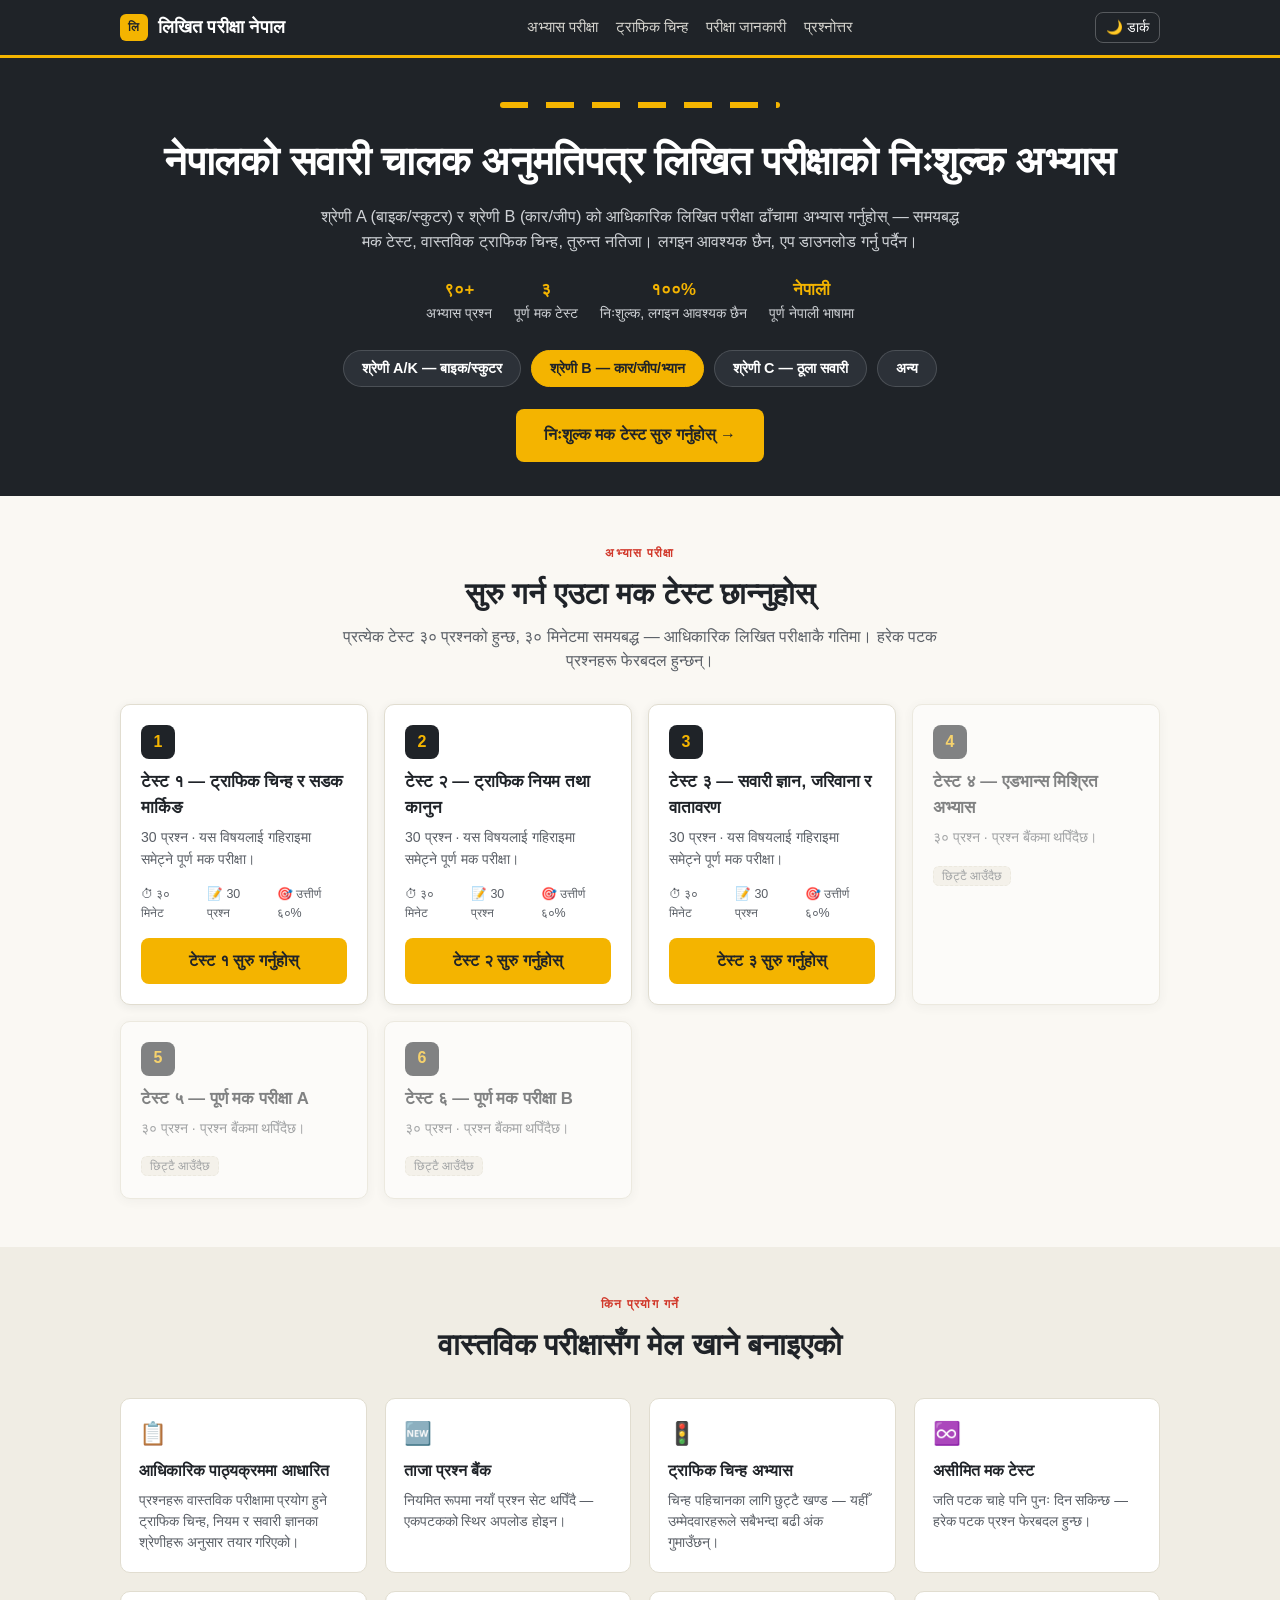
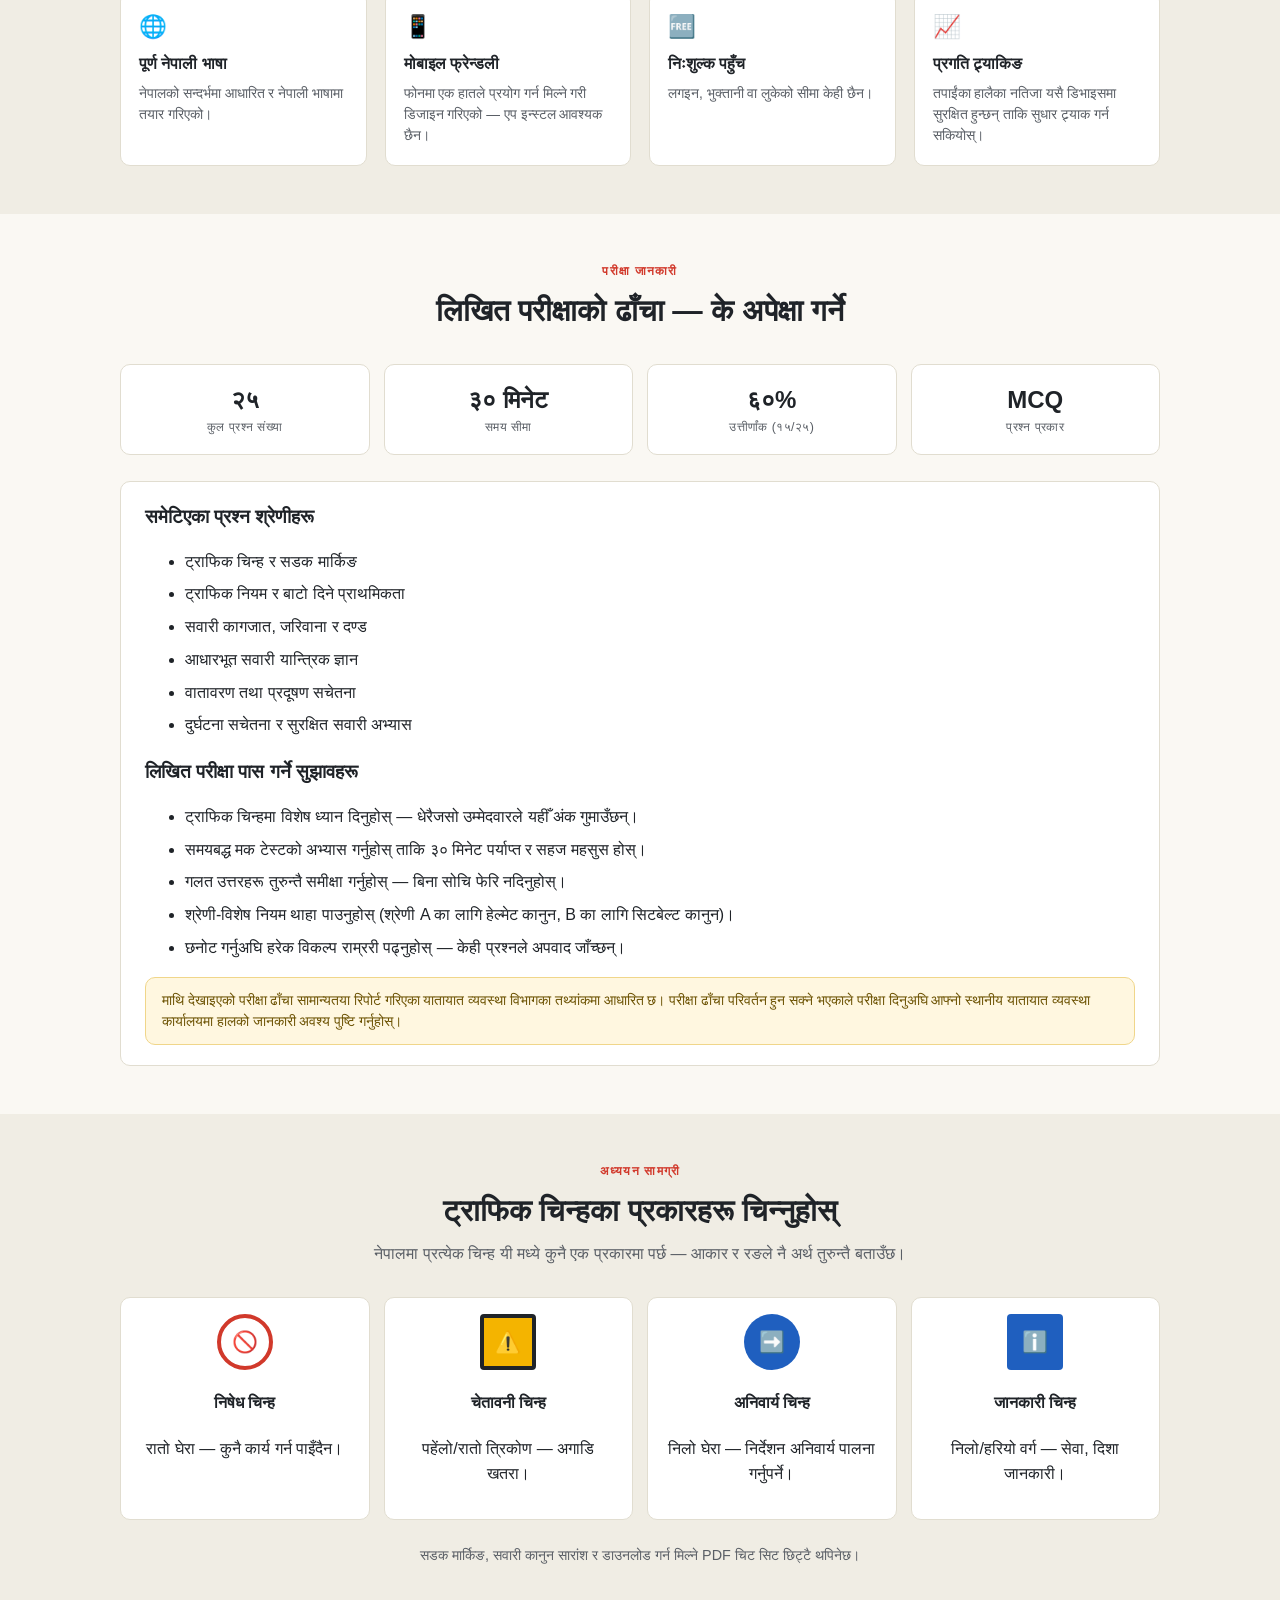
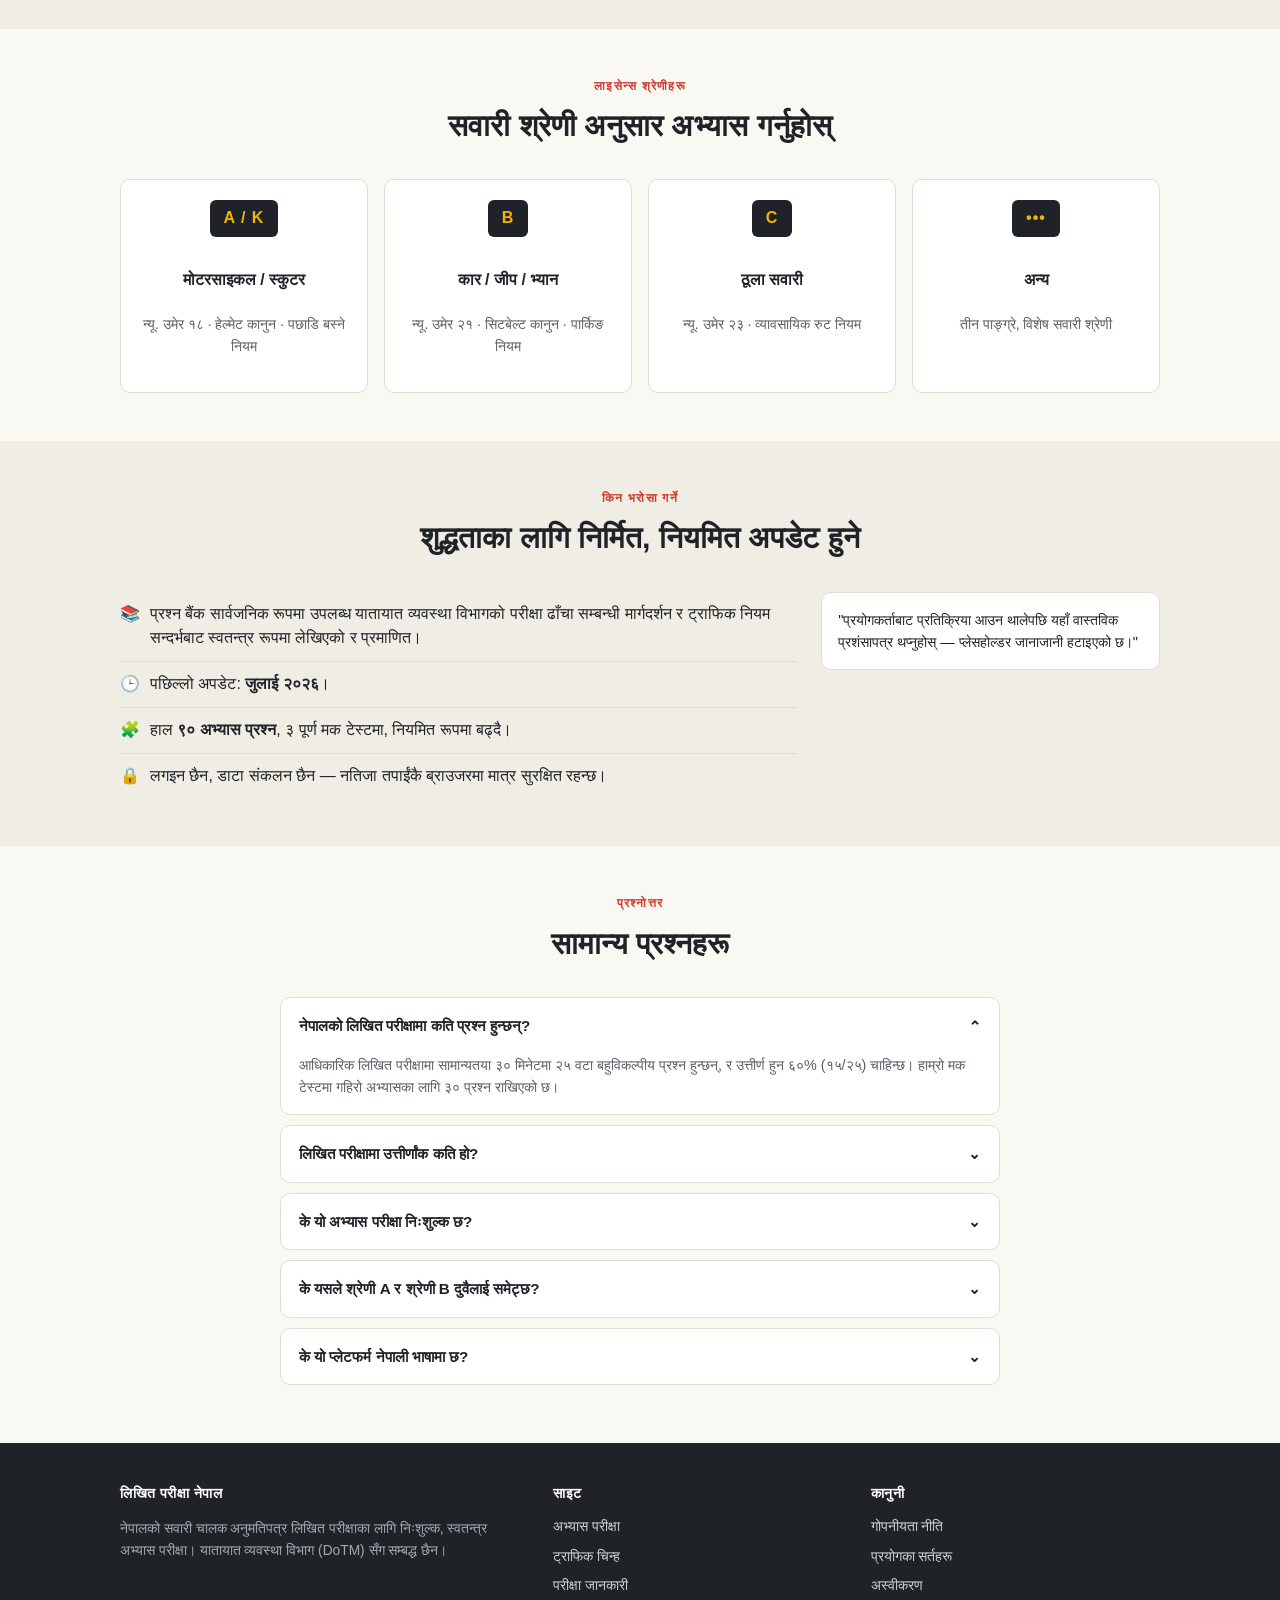
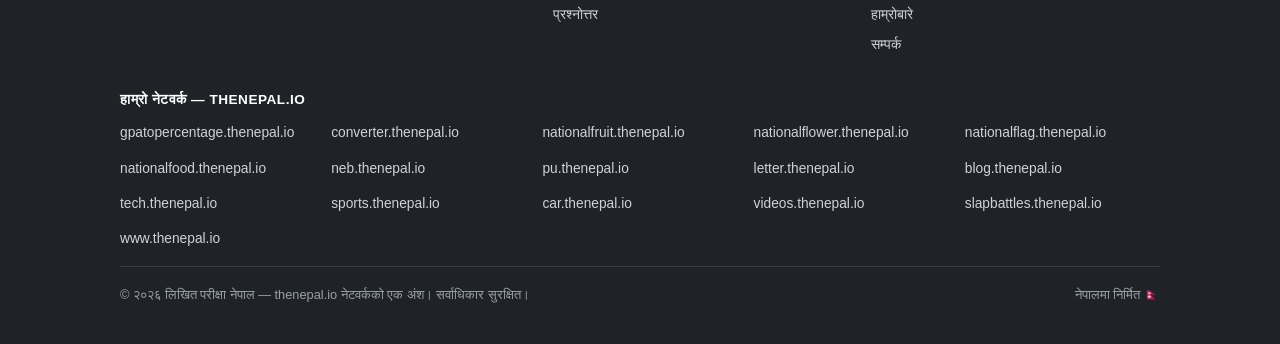
<file: index.html>
<!DOCTYPE html>
<html lang="ne">
<head>
<meta charset="UTF-8">
<meta name="viewport" content="width=device-width, initial-scale=1.0">
<title>लिखित परीक्षा नेपाल — निःशुल्क सवारी चालक अनुमतिपत्र लिखित परीक्षा अभ्यास | श्रेणी A र B</title>
<meta name="description" content="नेपालको सवारी चालक अनुमतिपत्र लिखित परीक्षाको निःशुल्क मक टेस्ट। श्रेणी A (बाइक) र B (कार) का लागि ट्राफिक चिन्ह, नियम र सवारी ज्ञान अभ्यास गर्नुहोस्। समयबद्ध परीक्षा, तुरुन्त नतिजा, लगइन आवश्यक छैन।">
<link rel="canonical" href="https://likhit.thenepal.io/">

  
<!-- Open Graph -->
<meta property="og:type" content="website">
<meta property="og:title" content="लिखित परीक्षा नेपाल — निःशुल्क सवारी चालक अनुमतिपत्र लिखित परीक्षा अभ्यास">
<meta property="og:description" content="नेपालको लिखित परीक्षा निःशुल्क अभ्यास गर्नुहोस्। समयबद्ध मक टेस्ट, ट्राफिक चिन्ह, तुरुन्त नतिजा। श्रेणी A र B।">
<meta property="og:url" content="https://likhit.thenepal.io/">
<meta property="og:site_name" content="लिखित परीक्षा नेपाल">
<meta name="twitter:card" content="summary_large_image">

<style>
  body{margin:0;background:#faf8f3;font-family:-apple-system,BlinkMacSystemFont,"Segoe UI",Roboto,Helvetica,Arial,sans-serif;}
</style>
<link rel="stylesheet" href="style.css">

<!-- JSON-LD: WebSite -->
<script type="application/ld+json">
{
  "@context": "https://schema.org",
  "@type": "WebSite",
  "name": "लिखित परीक्षा नेपाल",
  "url": "https://likhit.thenepal.io/",
  "description": "नेपालको सवारी चालक अनुमतिपत्र लिखित परीक्षाको निःशुल्क अनलाइन मक टेस्ट प्लेटफर्म।",
  "inLanguage": ["ne","en"]
}
</script>

<!-- JSON-LD: BreadcrumbList -->
<script type="application/ld+json">
{
  "@context": "https://schema.org",
  "@type": "BreadcrumbList",
  "itemListElement": [
    { "@type": "ListItem", "position": 1, "name": "गृहपृष्ठ", "item": "https://likhit.thenepal.io/" },
    { "@type": "ListItem", "position": 2, "name": "अभ्यास परीक्षा", "item": "https://likhit.thenepal.io/#practice" }
  ]
}
</script>

<!-- JSON-LD: FAQPage -->
<script type="application/ld+json">
{
  "@context": "https://schema.org",
  "@type": "FAQPage",
  "mainEntity": [
    {
      "@type": "Question",
      "name": "नेपालको लिखित परीक्षामा कति प्रश्न हुन्छन्?",
      "acceptedAnswer": { "@type": "Answer", "text": "आधिकारिक लिखित परीक्षामा सामान्यतया ३० मिनेटमा सोध्ने गरी २५ वटा बहुविकल्पीय प्रश्न हुन्छन्, र उत्तीर्ण हुन ६०% (१५ सही) चाहिन्छ। हाम्रो मक टेस्टमा थप अभ्यासका लागि ३० प्रश्न राखिएको छ।" }
    },
    {
      "@type": "Question",
      "name": "लिखित परीक्षामा उत्तीर्ण हुन कति अंक चाहिन्छ?",
      "acceptedAnswer": { "@type": "Answer", "text": "सामान्यतया कम्तीमा ६०% अंक चाहिन्छ, जसको अर्थ आधिकारिक परीक्षामा २५ मध्ये कम्तीमा १५ प्रश्नको सही उत्तर दिनुपर्छ।" }
    },
    {
      "@type": "Question",
      "name": "के यो लिखित परीक्षा अभ्यास निःशुल्क छ?",
      "acceptedAnswer": { "@type": "Answer", "text": "हो, यस साइटका सबै मक टेस्ट, ट्राफिक चिन्ह अभ्यास र अध्ययन सामग्री पूर्ण रूपमा निःशुल्क छन् र लगइन आवश्यक पर्दैन।" }
    },
    {
      "@type": "Question",
      "name": "के यसले श्रेणी A (बाइक) र श्रेणी B (कार) दुवैलाई समेट्छ?",
      "acceptedAnswer": { "@type": "Answer", "text": "हो, प्रश्न बैंकले श्रेणी A (मोटरसाइकल/स्कुटर) र श्रेणी B (कार/जीप/भ्यान) दुवैसँग सम्बन्धित ट्राफिक चिन्ह, नियम र सवारी ज्ञान समेट्छ।" }
    },
    {
      "@type": "Question",
      "name": "के यो प्लेटफर्म नेपाली भाषामा उपलब्ध छ?",
      "acceptedAnswer": { "@type": "Answer", "text": "हो, सम्पूर्ण प्रश्न बैंक र इन्टरफेस नेपाली भाषामा उपलब्ध छ, नेपालको सन्दर्भ र आधिकारिक ढाँचामा आधारित।" }
    }
  ]
}
</script>
</head>
<body>

<!-- ============ HEADER ============ -->
<header class="site-header">
  <div class="container">
    <div class="brand"><span class="brand-badge">लि</span> लिखित परीक्षा नेपाल</div>
    <nav class="nav-links">
      <a href="#practice">अभ्यास परीक्षा</a>
      <a href="#signs">ट्राफिक चिन्ह</a>
      <a href="#exam-info">परीक्षा जानकारी</a>
      <a href="#faq">प्रश्नोत्तर</a>
    </nav>
    <button class="icon-btn" id="darkModeBtn">🌙 डार्क</button>
  </div>
</header>

<div id="home">

<!-- ============ HERO ============ -->
<section class="hero">
  <div class="container">
    <div class="road-divider"></div>
    <h1>नेपालको सवारी चालक अनुमतिपत्र लिखित परीक्षाको निःशुल्क अभ्यास</h1>
    <p class="lead">श्रेणी A (बाइक/स्कुटर) र श्रेणी B (कार/जीप) को आधिकारिक लिखित परीक्षा ढाँचामा अभ्यास गर्नुहोस् — समयबद्ध मक टेस्ट, वास्तविक ट्राफिक चिन्ह, तुरुन्त नतिजा। लगइन आवश्यक छैन, एप डाउनलोड गर्नु पर्दैन।</p>

    <div class="hero-stats">
      <div><b>९०+</b>अभ्यास प्रश्न</div>
      <div><b>३</b>पूर्ण मक टेस्ट</div>
      <div><b>१००%</b>निःशुल्क, लगइन आवश्यक छैन</div>
      <div><b>नेपाली</b>पूर्ण नेपाली भाषामा</div>
    </div>

    <div class="category-select" id="categorySelect">
      <button class="category-chip" data-cat="A">श्रेणी A/K — बाइक/स्कुटर</button>
      <button class="category-chip active" data-cat="B">श्रेणी B — कार/जीप/भ्यान</button>
      <button class="category-chip" data-cat="C">श्रेणी C — ठूला सवारी</button>
      <button class="category-chip" data-cat="O">अन्य</button>
    </div>

    <a href="#practice" class="btn btn-primary start-test-cta">निःशुल्क मक टेस्ट सुरु गर्नुहोस् →</a>
  </div>
</section>

<!-- ============ PRACTICE TEST ============ -->
<section id="practice">
  <div class="container">
    <div class="section-head">
      <div class="eyebrow">अभ्यास परीक्षा</div>
      <h2>सुरु गर्न एउटा मक टेस्ट छान्नुहोस्</h2>
      <p>प्रत्येक टेस्ट ३० प्रश्नको हुन्छ, ३० मिनेटमा समयबद्ध — आधिकारिक लिखित परीक्षाकै गतिमा। हरेक पटक प्रश्नहरू फेरबदल हुन्छन्।</p>
    </div>
    <div class="test-grid" id="testGrid"></div>
  </div>
</section>

<!-- ============ FEATURES ============ -->
<section class="alt">
  <div class="container">
    <div class="section-head">
      <div class="eyebrow">किन प्रयोग गर्ने</div>
      <h2>वास्तविक परीक्षासँग मेल खाने बनाइएको</h2>
    </div>
    <div class="feature-grid">
      <div class="feature"><div class="ico">📋</div><h4>आधिकारिक पाठ्यक्रममा आधारित</h4><p>प्रश्नहरू वास्तविक परीक्षामा प्रयोग हुने ट्राफिक चिन्ह, नियम र सवारी ज्ञानका श्रेणीहरू अनुसार तयार गरिएको।</p></div>
      <div class="feature"><div class="ico">🆕</div><h4>ताजा प्रश्न बैंक</h4><p>नियमित रूपमा नयाँ प्रश्न सेट थपिँदै — एकपटकको स्थिर अपलोड होइन।</p></div>
      <div class="feature"><div class="ico">🚦</div><h4>ट्राफिक चिन्ह अभ्यास</h4><p>चिन्ह पहिचानका लागि छुट्टै खण्ड — यहीँ उम्मेदवारहरूले सबैभन्दा बढी अंक गुमाउँछन्।</p></div>
      <div class="feature"><div class="ico">♾️</div><h4>असीमित मक टेस्ट</h4><p>जति पटक चाहे पनि पुनः दिन सकिन्छ — हरेक पटक प्रश्न फेरबदल हुन्छ।</p></div>
      <div class="feature"><div class="ico">🌐</div><h4>पूर्ण नेपाली भाषा</h4><p>नेपालको सन्दर्भमा आधारित र नेपाली भाषामा तयार गरिएको।</p></div>
      <div class="feature"><div class="ico">📱</div><h4>मोबाइल फ्रेन्डली</h4><p>फोनमा एक हातले प्रयोग गर्न मिल्ने गरी डिजाइन गरिएको — एप इन्स्टल आवश्यक छैन।</p></div>
      <div class="feature"><div class="ico">🆓</div><h4>निःशुल्क पहुँच</h4><p>लगइन, भुक्तानी वा लुकेको सीमा केही छैन।</p></div>
      <div class="feature"><div class="ico">📈</div><h4>प्रगति ट्र्याकिङ</h4><p>तपाईंका हालैका नतिजा यसै डिभाइसमा सुरक्षित हुन्छन् ताकि सुधार ट्र्याक गर्न सकियोस्।</p></div>
    </div>
  </div>
</section>

<!-- ============ EXAM INFO ============ -->
<section id="exam-info">
  <div class="container">
    <div class="section-head">
      <div class="eyebrow">परीक्षा जानकारी</div>
      <h2>लिखित परीक्षाको ढाँचा — के अपेक्षा गर्ने</h2>
    </div>
    <div class="info-grid">
      <div class="info-box"><div class="val">२५</div><div class="lbl">कुल प्रश्न संख्या</div></div>
      <div class="info-box"><div class="val">३० मिनेट</div><div class="lbl">समय सीमा</div></div>
      <div class="info-box"><div class="val">६०%</div><div class="lbl">उत्तीर्णांक (१५/२५)</div></div>
      <div class="info-box"><div class="val">MCQ</div><div class="lbl">प्रश्न प्रकार</div></div>
    </div>
    <div class="tips-list">
      <h3 style="margin-top:0">समेटिएका प्रश्न श्रेणीहरू</h3>
      <ul>
        <li>ट्राफिक चिन्ह र सडक मार्किङ</li>
        <li>ट्राफिक नियम र बाटो दिने प्राथमिकता</li>
        <li>सवारी कागजात, जरिवाना र दण्ड</li>
        <li>आधारभूत सवारी यान्त्रिक ज्ञान</li>
        <li>वातावरण तथा प्रदूषण सचेतना</li>
        <li>दुर्घटना सचेतना र सुरक्षित सवारी अभ्यास</li>
      </ul>
      <h3>लिखित परीक्षा पास गर्ने सुझावहरू</h3>
      <ul>
        <li>ट्राफिक चिन्हमा विशेष ध्यान दिनुहोस् — धेरैजसो उम्मेदवारले यहीँ अंक गुमाउँछन्।</li>
        <li>समयबद्ध मक टेस्टको अभ्यास गर्नुहोस् ताकि ३० मिनेट पर्याप्त र सहज महसुस होस्।</li>
        <li>गलत उत्तरहरू तुरुन्तै समीक्षा गर्नुहोस् — बिना सोचि फेरि नदिनुहोस्।</li>
        <li>श्रेणी-विशेष नियम थाहा पाउनुहोस् (श्रेणी A का लागि हेल्मेट कानुन, B का लागि सिटबेल्ट कानुन)।</li>
        <li>छनोट गर्नुअघि हरेक विकल्प राम्ररी पढ्नुहोस् — केही प्रश्नले अपवाद जाँच्छन्।</li>
      </ul>
      <div class="note-callout">माथि देखाइएको परीक्षा ढाँचा सामान्यतया रिपोर्ट गरिएका यातायात व्यवस्था विभागका तथ्यांकमा आधारित छ। परीक्षा ढाँचा परिवर्तन हुन सक्ने भएकाले परीक्षा दिनुअघि आफ्नो स्थानीय यातायात व्यवस्था कार्यालयमा हालको जानकारी अवश्य पुष्टि गर्नुहोस्।</div>
    </div>
  </div>
</section>

<!-- ============ STUDY RESOURCES / SIGNS ============ -->
<section class="alt" id="signs">
  <div class="container">
    <div class="section-head">
      <div class="eyebrow">अध्ययन सामग्री</div>
      <h2>ट्राफिक चिन्हका प्रकारहरू चिन्नुहोस्</h2>
      <p>नेपालमा प्रत्येक चिन्ह यी मध्ये कुनै एक प्रकारमा पर्छ — आकार र रङले नै अर्थ तुरुन्तै बताउँछ।</p>
    </div>
    <div class="resource-grid">
      <div class="resource-card"><div class="sign-swatch sign-prohibit">🚫</div><h4>निषेध चिन्ह</h4><p>रातो घेरा — कुनै कार्य गर्न पाइँदैन।</p></div>
      <div class="resource-card"><div class="sign-swatch sign-warning">⚠️</div><h4>चेतावनी चिन्ह</h4><p>पहेंलो/रातो त्रिकोण — अगाडि खतरा।</p></div>
      <div class="resource-card"><div class="sign-swatch sign-mandatory">➡️</div><h4>अनिवार्य चिन्ह</h4><p>निलो घेरा — निर्देशन अनिवार्य पालना गर्नुपर्ने।</p></div>
      <div class="resource-card"><div class="sign-swatch sign-info">ℹ️</div><h4>जानकारी चिन्ह</h4><p>निलो/हरियो वर्ग — सेवा, दिशा जानकारी।</p></div>
    </div>
    <p style="text-align:center;margin-top:24px;color:var(--ink-soft);font-size:.9rem">सडक मार्किङ, सवारी कानुन सारांश र डाउनलोड गर्न मिल्ने PDF चिट सिट छिट्टै थपिनेछ।</p>
  </div>
</section>

<!-- ============ CATEGORIES ============ -->
<section>
  <div class="container">
    <div class="section-head">
      <div class="eyebrow">लाइसेन्स श्रेणीहरू</div>
      <h2>सवारी श्रेणी अनुसार अभ्यास गर्नुहोस्</h2>
    </div>
    <div class="cat-grid">
      <div class="cat-card"><div class="plate">A / K</div><h4>मोटरसाइकल / स्कुटर</h4><p style="color:var(--ink-soft);font-size:.88rem">न्यू. उमेर १८ · हेल्मेट कानुन · पछाडि बस्ने नियम</p></div>
      <div class="cat-card"><div class="plate">B</div><h4>कार / जीप / भ्यान</h4><p style="color:var(--ink-soft);font-size:.88rem">न्यू. उमेर २१ · सिटबेल्ट कानुन · पार्किङ नियम</p></div>
      <div class="cat-card"><div class="plate">C</div><h4>ठूला सवारी</h4><p style="color:var(--ink-soft);font-size:.88rem">न्यू. उमेर २३ · व्यावसायिक रुट नियम</p></div>
      <div class="cat-card"><div class="plate">•••</div><h4>अन्य</h4><p style="color:var(--ink-soft);font-size:.88rem">तीन पाङ्ग्रे, विशेष सवारी श्रेणी</p></div>
    </div>
  </div>
</section>

<!-- ============ TRUST ============ -->
<section class="alt">
  <div class="container">
    <div class="section-head">
      <div class="eyebrow">किन भरोसा गर्ने</div>
      <h2>शुद्धताका लागि निर्मित, नियमित अपडेट हुने</h2>
    </div>
    <div class="trust-grid">
      <div>
        <ul class="trust-facts">
          <li>📚 <span>प्रश्न बैंक सार्वजनिक रूपमा उपलब्ध यातायात व्यवस्था विभागको परीक्षा ढाँचा सम्बन्धी मार्गदर्शन र ट्राफिक नियम सन्दर्भबाट स्वतन्त्र रूपमा लेखिएको र प्रमाणित।</span></li>
          <li>🕒 <span>पछिल्लो अपडेट: <strong>जुलाई २०२६</strong>।</span></li>
          <li>🧩 <span>हाल <strong>९० अभ्यास प्रश्न</strong>, ३ पूर्ण मक टेस्टमा, नियमित रूपमा बढ्दै।</span></li>
          <li>🔒 <span>लगइन छैन, डाटा संकलन छैन — नतिजा तपाईंकै ब्राउजरमा मात्र सुरक्षित रहन्छ।</span></li>
        </ul>
      </div>
      <div>
        <div class="testimonial">"प्रयोगकर्ताबाट प्रतिक्रिया आउन थालेपछि यहाँ वास्तविक प्रशंसापत्र थप्नुहोस् — प्लेसहोल्डर जानाजानी हटाइएको छ।"</div>
      </div>
    </div>
  </div>
</section>

<!-- ============ FAQ ============ -->
<section id="faq">
  <div class="container">
    <div class="section-head">
      <div class="eyebrow">प्रश्नोत्तर</div>
      <h2>सामान्य प्रश्नहरू</h2>
    </div>
    <div style="max-width:720px;margin:0 auto">
      <div class="faq-item open">
        <div class="faq-q">नेपालको लिखित परीक्षामा कति प्रश्न हुन्छन्? <span class="chevron">⌄</span></div>
        <div class="faq-a">आधिकारिक लिखित परीक्षामा सामान्यतया ३० मिनेटमा २५ वटा बहुविकल्पीय प्रश्न हुन्छन्, र उत्तीर्ण हुन ६०% (१५/२५) चाहिन्छ। हाम्रो मक टेस्टमा गहिरो अभ्यासका लागि ३० प्रश्न राखिएको छ।</div>
      </div>
      <div class="faq-item">
        <div class="faq-q">लिखित परीक्षामा उत्तीर्णांक कति हो? <span class="chevron">⌄</span></div>
        <div class="faq-a">आधिकारिक परीक्षामा कम्तीमा ६०% — अर्थात् २५ मध्ये १५ प्रश्नको सही उत्तर चाहिन्छ।</div>
      </div>
      <div class="faq-item">
        <div class="faq-q">के यो अभ्यास परीक्षा निःशुल्क छ? <span class="chevron">⌄</span></div>
        <div class="faq-a">हो, पूर्ण रूपमा निःशुल्क छ र लगइन आवश्यक पर्दैन।</div>
      </div>
      <div class="faq-item">
        <div class="faq-q">के यसले श्रेणी A र श्रेणी B दुवैलाई समेट्छ? <span class="chevron">⌄</span></div>
        <div class="faq-a">हो — मोटरसाइकल (A) र कार (B) दुवै श्रेणीसँग सम्बन्धित ट्राफिक चिन्ह, नियम र सवारी ज्ञान समेटिएको छ।</div>
      </div>
      <div class="faq-item">
        <div class="faq-q">के यो प्लेटफर्म नेपाली भाषामा छ? <span class="chevron">⌄</span></div>
        <div class="faq-a">हो, सम्पूर्ण प्रश्न बैंक र इन्टरफेस पूर्ण रूपमा नेपाली भाषामा उपलब्ध छ।</div>
      </div>
    </div>
  </div>
</section>

</div><!-- /#home -->

<!-- ============ QUIZ SCREEN ============ -->
<div id="quizScreen" class="hide">
  <div class="container" style="padding-top:24px;padding-bottom:60px">
    <div class="quiz-wrap">
      <div class="crumb"><a href="#" id="exitQuizBtn">← परीक्षा छोड्नुहोस्</a></div>
      <div class="quiz-top">
        <h3 id="quizTestTitle" style="margin:0"></h3>
        <span class="timer" id="timerDisplay">३०:००</span>
      </div>
      <div class="progress-bar"><div class="progress-fill" id="progressFill"></div></div>
      <div class="question-card">
        <div class="q-count" id="qCount"></div>
        <div class="q-text" id="qText"></div>
        <div id="optionsWrap"></div>
      </div>
      <div class="quiz-nav">
        <button class="btn btn-outline" id="prevBtn">← अघिल्लो</button>
        <button class="btn btn-primary" id="nextBtn">अर्को →</button>
      </div>
    </div>
  </div>
</div>

<!-- ============ RESULT SCREEN ============ -->
<div id="resultScreen" class="hide">
  <div class="container" style="padding-top:24px;padding-bottom:60px">
    <div class="quiz-wrap">
      <div class="result-hero">
        <div class="score-ring" id="scoreRing">
          <span class="num" id="scoreNum">०/३०</span>
          <span class="lbl" id="scorePercent">०%</span>
        </div>
        <div class="pass-tag" id="passTag"></div>
        <p style="color:var(--ink-soft)">राम्रो प्रयास! कमजोर क्षेत्र सुधार्न तलका उत्तरहरू समीक्षा गर्नुहोस्।</p>
        <div class="result-actions">
          <button class="btn btn-primary" id="retryBtn">🔁 फेरि दिनुहोस्</button>
          <button class="btn btn-outline" id="reviewBtn">📖 उत्तर समीक्षा</button>
          <button class="btn btn-outline" id="shareBtn">🔗 नतिजा सेयर गर्नुहोस्</button>
          <button class="btn btn-outline" id="backHomeBtn">🏠 गृहपृष्ठमा जानुहोस्</button>
        </div>
      </div>
      <h3 style="margin-top:36px">तपाईंका हालैका नतिजाहरू</h3>
      <div id="recentScores"></div>
    </div>
  </div>
</div>

<!-- ============ REVIEW SCREEN ============ -->
<div id="reviewScreen" class="hide">
  <div class="container" style="padding-top:24px;padding-bottom:60px">
    <div class="quiz-wrap">
      <div class="crumb"><a href="#" id="reviewBackBtn">← नतिजामा फर्कनुहोस्</a></div>
      <h3>तपाईंका उत्तरहरू समीक्षा गर्नुहोस्</h3>
      <div id="reviewWrap"></div>
    </div>
  </div>
</div>

<!-- ============ STICKY MOBILE CTA ============ -->
<div class="sticky-cta" id="stickyCta">
  <a href="#practice" class="btn btn-primary start-test-cta">मक टेस्ट सुरु गर्नुहोस्</a>
  <button class="btn btn-secondary" id="shareCtaBtn" onclick="navigator.share ? navigator.share({title:'लिखित परीक्षा नेपाल',url:location.href}) : alert(location.href)">सेयर</button>
</div>

<!-- ============ FOOTER ============ -->
<footer>
  <div class="container">
    <div class="footer-grid">
      <div>
        <h5>लिखित परीक्षा नेपाल</h5>
        <p style="font-size:.86rem;color:#a3a9b0">नेपालको सवारी चालक अनुमतिपत्र लिखित परीक्षाका लागि निःशुल्क, स्वतन्त्र अभ्यास परीक्षा। यातायात व्यवस्था विभाग (DoTM) सँग सम्बद्ध छैन।</p>
      </div>
      <div>
        <h5>साइट</h5>
        <ul>
          <li><a href="#practice">अभ्यास परीक्षा</a></li>
          <li><a href="#signs">ट्राफिक चिन्ह</a></li>
          <li><a href="#exam-info">परीक्षा जानकारी</a></li>
          <li><a href="#faq">प्रश्नोत्तर</a></li>
        </ul>
      </div>
      <div>
        <h5>कानुनी</h5>
        <ul>
          <li><a href="/privacy.html">गोपनीयता नीति</a></li>
          <li><a href="/terms.html">प्रयोगका सर्तहरू</a></li>
          <li><a href="/disclaimer.html">अस्वीकरण</a></li>
          <li><a href="/about.html">हाम्रोबारे</a></li>
          <li><a href="/contact.html">सम्पर्क</a></li>
        </ul>
      </div>
    </div>

    <div class="footer-grid" style="margin-bottom:8px">
      <div style="grid-column:1/-1">
        <h5>हाम्रो नेटवर्क — thenepal.io</h5>
        <ul style="display:grid;grid-template-columns:repeat(auto-fit,minmax(160px,1fr));gap:6px 16px">
          <li><a href="https://gpatopercentage.thenepal.io/">gpatopercentage.thenepal.io</a></li>
          <li><a href="https://converter.thenepal.io/">converter.thenepal.io</a></li>
          <li><a href="https://nationalfruit.thenepal.io/">nationalfruit.thenepal.io</a></li>
          <li><a href="https://nationalflower.thenepal.io/">nationalflower.thenepal.io</a></li>
          <li><a href="https://nationalflag.thenepal.io/">nationalflag.thenepal.io</a></li>
          <li><a href="https://nationalfood.thenepal.io/">nationalfood.thenepal.io</a></li>
          <li><a href="https://neb.thenepal.io/">neb.thenepal.io</a></li>
          <li><a href="https://pu.thenepal.io/">pu.thenepal.io</a></li>
          <li><a href="https://letter.thenepal.io/">letter.thenepal.io</a></li>
          <li><a href="https://blog.thenepal.io/">blog.thenepal.io</a></li>
          <li><a href="https://tech.thenepal.io/">tech.thenepal.io</a></li>
          <li><a href="https://sports.thenepal.io/">sports.thenepal.io</a></li>
          <li><a href="https://car.thenepal.io/">car.thenepal.io</a></li>
          <li><a href="https://videos.thenepal.io/">videos.thenepal.io</a></li>
          <li><a href="https://slapbattles.thenepal.io/">slapbattles.thenepal.io</a></li>
          <li><a href="https://www.thenepal.io/">www.thenepal.io</a></li>
        </ul>
      </div>
    </div>

    <div class="footer-bottom">
      <span>© २०२६ लिखित परीक्षा नेपाल — thenepal.io नेटवर्कको एक अंश। सर्वाधिकार सुरक्षित।</span>
      <span>नेपालमा निर्मित 🇳🇵</span>
    </div>
  </div>
</footer>

<script src="questions.js"></script>
<script src="quiz.js"></script>
</body>
</html>
</file>
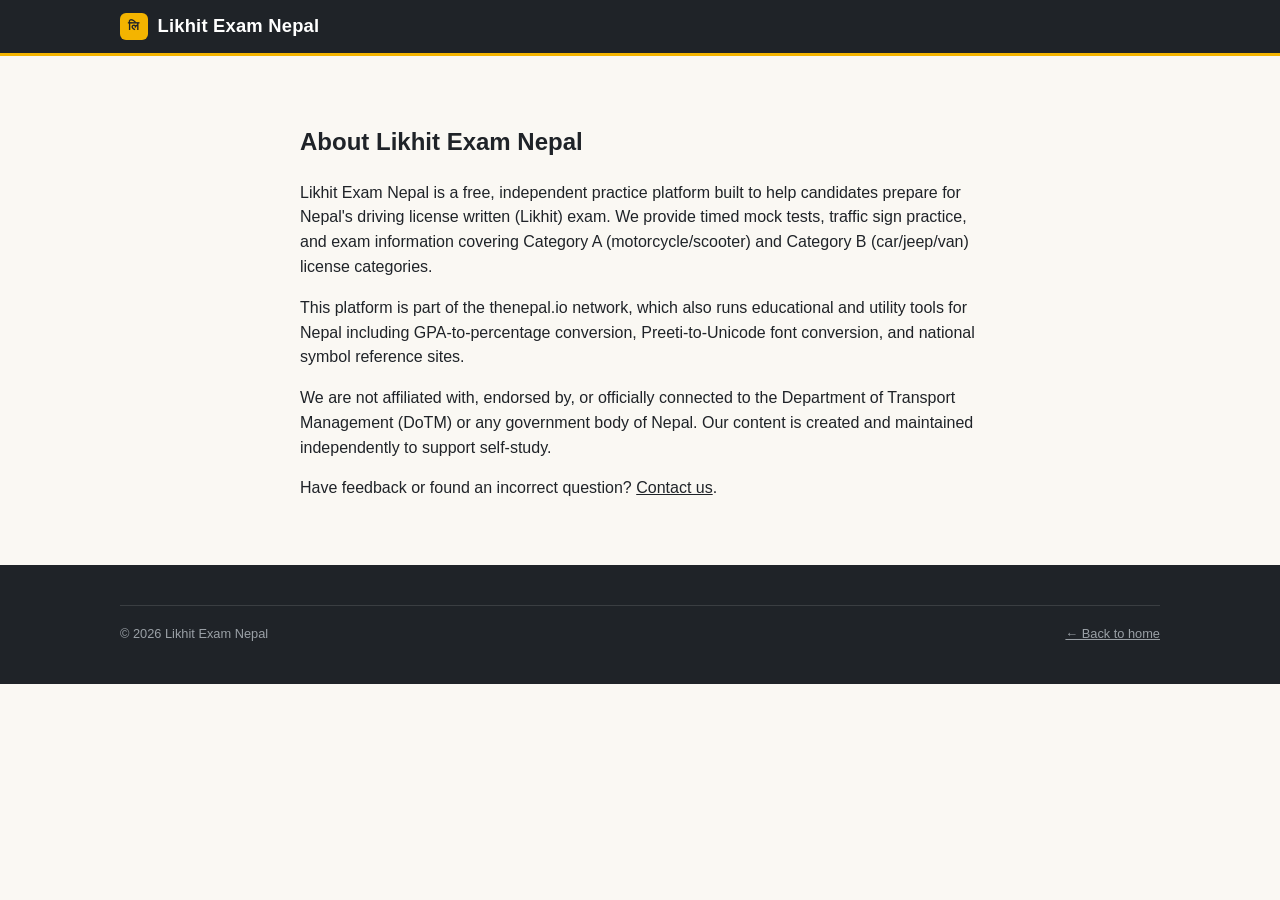
<file: about.html>
<!DOCTYPE html>
<html lang="en">
<head>
<meta charset="UTF-8">
<meta name="viewport" content="width=device-width, initial-scale=1.0">
<title>About Us — Likhit Exam Nepal</title>
<meta name="description" content="About Likhit Exam Nepal — a free, independent driving license written exam practice platform for Nepal.">
<link rel="canonical" href="https://likhit.thenepal.io/about.html">
<link rel="stylesheet" href="style.css">
</head>
<body>
<header class="site-header"><div class="container">
  <a href="/" class="brand" style="text-decoration:none;color:#fff"><span class="brand-badge">लि</span> Likhit Exam Nepal</a>
</div></header>
<section><div class="container" style="max-width:720px">
  <h1>About Likhit Exam Nepal</h1>
  <p>Likhit Exam Nepal is a free, independent practice platform built to help candidates prepare for Nepal's driving license written (Likhit) exam. We provide timed mock tests, traffic sign practice, and exam information covering Category A (motorcycle/scooter) and Category B (car/jeep/van) license categories.</p>
  <p>This platform is part of the thenepal.io network, which also runs educational and utility tools for Nepal including GPA-to-percentage conversion, Preeti-to-Unicode font conversion, and national symbol reference sites.</p>
  <p>We are not affiliated with, endorsed by, or officially connected to the Department of Transport Management (DoTM) or any government body of Nepal. Our content is created and maintained independently to support self-study.</p>
  <p>Have feedback or found an incorrect question? <a href="/contact.html">Contact us</a>.</p>
</div></section>
<footer><div class="container"><div class="footer-bottom"><span>© 2026 Likhit Exam Nepal</span><a href="/">← Back to home</a></div></div></footer>
</body>
</html>
</file>
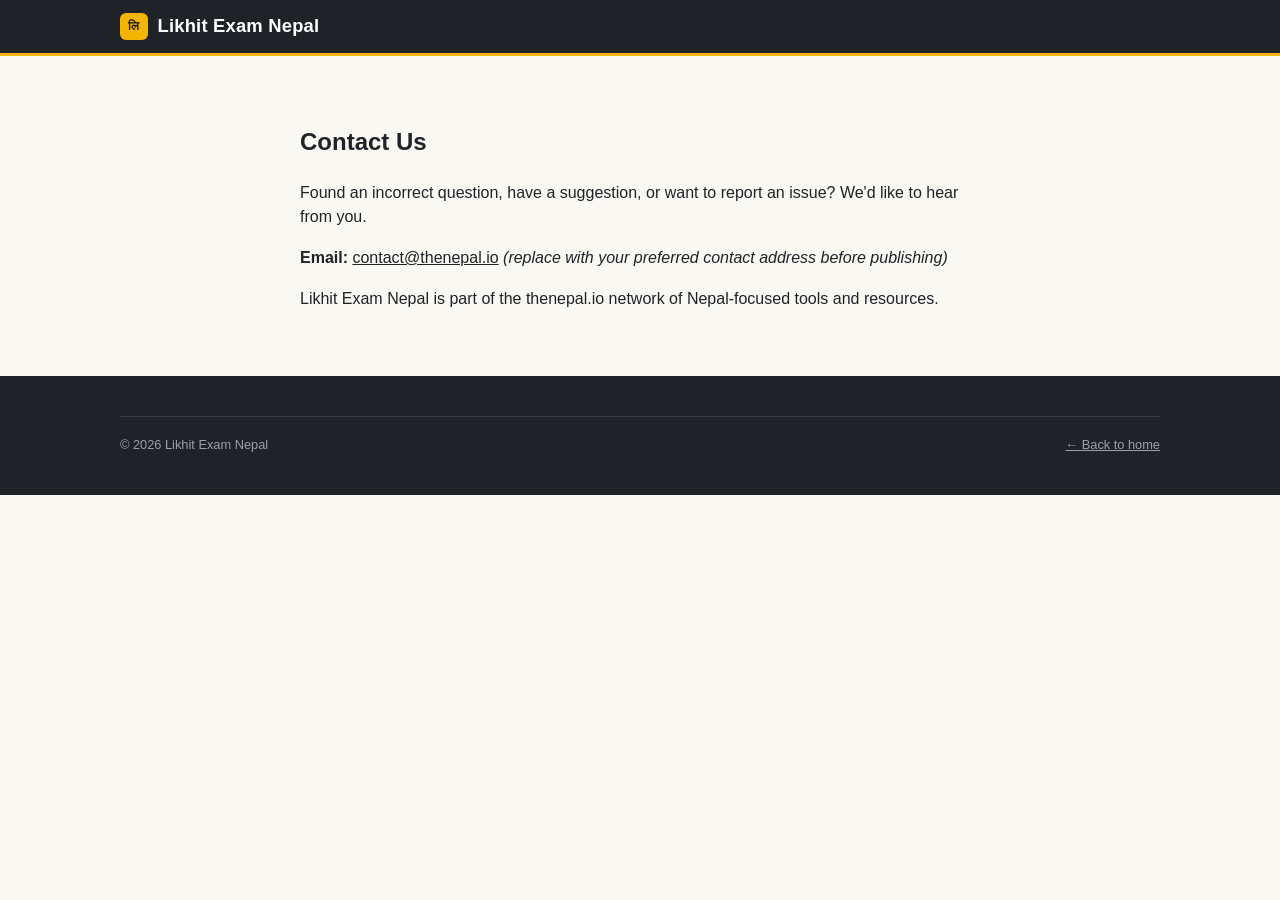
<file: contact.html>
<!DOCTYPE html>
<html lang="en">
<head>
<meta charset="UTF-8">
<meta name="viewport" content="width=device-width, initial-scale=1.0">
<title>Contact — Likhit Exam Nepal</title>
<link rel="canonical" href="https://likhit.thenepal.io/contact.html">
<link rel="stylesheet" href="style.css">
</head>
<body>
<header class="site-header"><div class="container">
  <a href="/" class="brand" style="text-decoration:none;color:#fff"><span class="brand-badge">लि</span> Likhit Exam Nepal</a>
</div></header>
<section><div class="container" style="max-width:720px">
  <h1>Contact Us</h1>
  <p>Found an incorrect question, have a suggestion, or want to report an issue? We'd like to hear from you.</p>
  <p><strong>Email:</strong> <a href="mailto:contact@thenepal.io">contact@thenepal.io</a> <em>(replace with your preferred contact address before publishing)</em></p>
  <p>Likhit Exam Nepal is part of the thenepal.io network of Nepal-focused tools and resources.</p>
</div></section>
<footer><div class="container"><div class="footer-bottom"><span>© 2026 Likhit Exam Nepal</span><a href="/">← Back to home</a></div></div></footer>
</body>
</html>
</file>
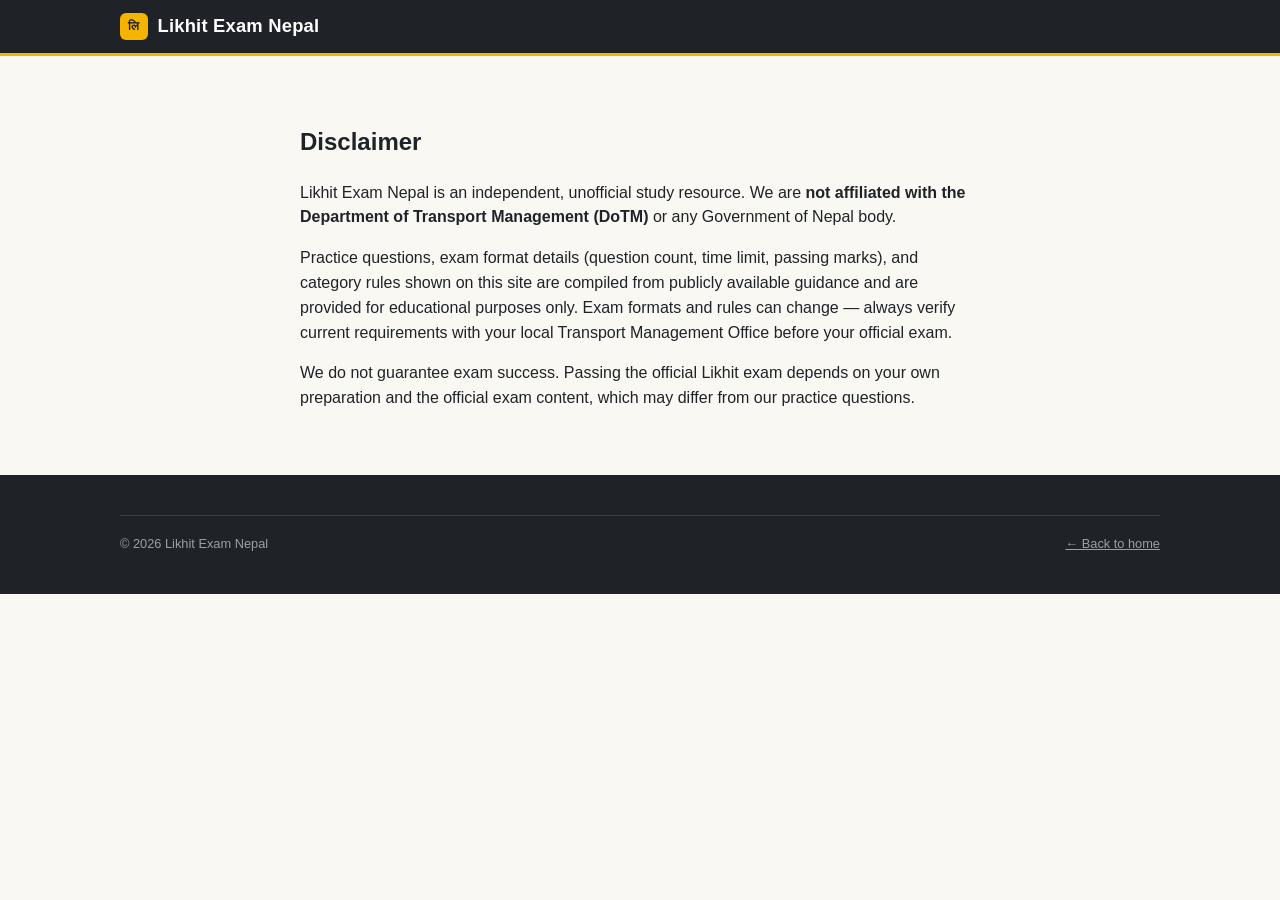
<file: disclaimer.html>
<!DOCTYPE html>
<html lang="en">
<head>
<meta charset="UTF-8">
<meta name="viewport" content="width=device-width, initial-scale=1.0">
<title>Disclaimer — Likhit Exam Nepal</title>
<link rel="canonical" href="https://likhit.thenepal.io/disclaimer.html">
<link rel="stylesheet" href="style.css">
</head>
<body>
<header class="site-header"><div class="container">
  <a href="/" class="brand" style="text-decoration:none;color:#fff"><span class="brand-badge">लि</span> Likhit Exam Nepal</a>
</div></header>
<section><div class="container" style="max-width:720px">
  <h1>Disclaimer</h1>
  <p>Likhit Exam Nepal is an independent, unofficial study resource. We are <strong>not affiliated with the Department of Transport Management (DoTM)</strong> or any Government of Nepal body.</p>
  <p>Practice questions, exam format details (question count, time limit, passing marks), and category rules shown on this site are compiled from publicly available guidance and are provided for educational purposes only. Exam formats and rules can change — always verify current requirements with your local Transport Management Office before your official exam.</p>
  <p>We do not guarantee exam success. Passing the official Likhit exam depends on your own preparation and the official exam content, which may differ from our practice questions.</p>
</div></section>
<footer><div class="container"><div class="footer-bottom"><span>© 2026 Likhit Exam Nepal</span><a href="/">← Back to home</a></div></div></footer>
</body>
</html>
</file>
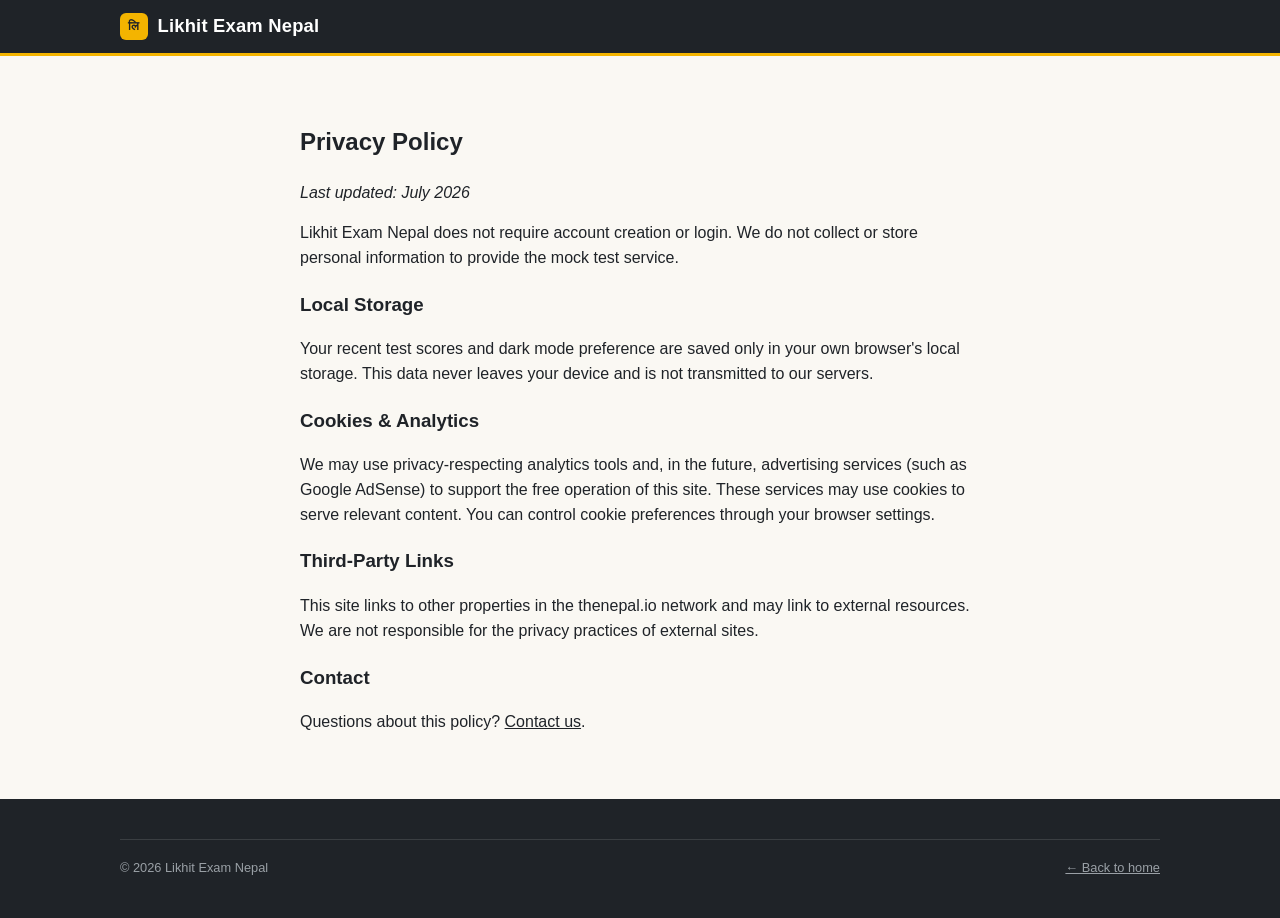
<file: privacy.html>
<!DOCTYPE html>
<html lang="en">
<head>
<meta charset="UTF-8">
<meta name="viewport" content="width=device-width, initial-scale=1.0">
<title>Privacy Policy — Likhit Exam Nepal</title>
<link rel="canonical" href="https://likhit.thenepal.io/privacy.html">
<link rel="stylesheet" href="style.css">
</head>
<body>
<header class="site-header"><div class="container">
  <a href="/" class="brand" style="text-decoration:none;color:#fff"><span class="brand-badge">लि</span> Likhit Exam Nepal</a>
</div></header>
<section><div class="container" style="max-width:720px">
  <h1>Privacy Policy</h1>
  <p><em>Last updated: July 2026</em></p>
  <p>Likhit Exam Nepal does not require account creation or login. We do not collect or store personal information to provide the mock test service.</p>
  <h3>Local Storage</h3>
  <p>Your recent test scores and dark mode preference are saved only in your own browser's local storage. This data never leaves your device and is not transmitted to our servers.</p>
  <h3>Cookies &amp; Analytics</h3>
  <p>We may use privacy-respecting analytics tools and, in the future, advertising services (such as Google AdSense) to support the free operation of this site. These services may use cookies to serve relevant content. You can control cookie preferences through your browser settings.</p>
  <h3>Third-Party Links</h3>
  <p>This site links to other properties in the thenepal.io network and may link to external resources. We are not responsible for the privacy practices of external sites.</p>
  <h3>Contact</h3>
  <p>Questions about this policy? <a href="/contact.html">Contact us</a>.</p>
</div></section>
<footer><div class="container"><div class="footer-bottom"><span>© 2026 Likhit Exam Nepal</span><a href="/">← Back to home</a></div></div></footer>
</body>
</html>
</file>
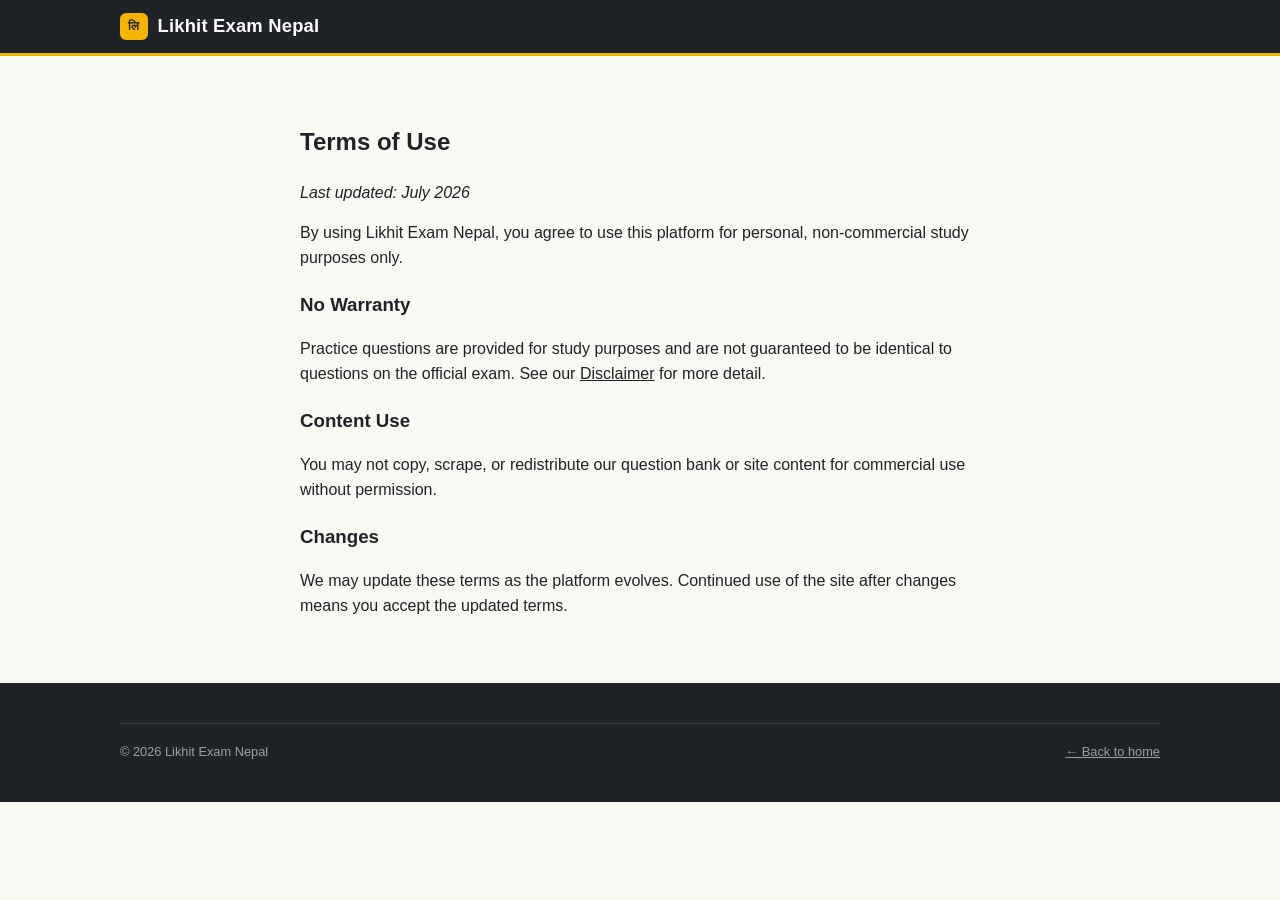
<file: terms.html>
<!DOCTYPE html>
<html lang="en">
<head>
<meta charset="UTF-8">
<meta name="viewport" content="width=device-width, initial-scale=1.0">
<title>Terms of Use — Likhit Exam Nepal</title>
<link rel="canonical" href="https://likhit.thenepal.io/terms.html">
<link rel="stylesheet" href="style.css">
</head>
<body>
<header class="site-header"><div class="container">
  <a href="/" class="brand" style="text-decoration:none;color:#fff"><span class="brand-badge">लि</span> Likhit Exam Nepal</a>
</div></header>
<section><div class="container" style="max-width:720px">
  <h1>Terms of Use</h1>
  <p><em>Last updated: July 2026</em></p>
  <p>By using Likhit Exam Nepal, you agree to use this platform for personal, non-commercial study purposes only.</p>
  <h3>No Warranty</h3>
  <p>Practice questions are provided for study purposes and are not guaranteed to be identical to questions on the official exam. See our <a href="/disclaimer.html">Disclaimer</a> for more detail.</p>
  <h3>Content Use</h3>
  <p>You may not copy, scrape, or redistribute our question bank or site content for commercial use without permission.</p>
  <h3>Changes</h3>
  <p>We may update these terms as the platform evolves. Continued use of the site after changes means you accept the updated terms.</p>
</div></section>
<footer><div class="container"><div class="footer-bottom"><span>© 2026 Likhit Exam Nepal</span><a href="/">← Back to home</a></div></div></footer>
</body>
</html>
</file>
<file: style.css>
/* Likhit Exam Nepal — stylesheet
   Theme: road/highway inspired. Asphalt charcoal + road-marking yellow + sign red.
   System fonts only (no external font imports, fast load, CLS-safe). */

:root{
  --asphalt:#1f2328;
  --asphalt-soft:#2c3138;
  --road-yellow:#f4b400;
  --road-yellow-dark:#c98f00;
  --sign-red:#d1392b;
  --sign-green:#1f8a4c;
  --paper:#faf8f3;
  --paper-dim:#f0ede4;
  --ink:#1f2328;
  --ink-soft:#5a5f66;
  --line:#e1ddd0;
  --radius:10px;
  --shadow:0 2px 10px rgba(31,35,40,.08);
  font-size:16px;
}

*{box-sizing:border-box}
html,body{margin:0;padding:0}
body{
  font-family:-apple-system,BlinkMacSystemFont,"Segoe UI",Roboto,Helvetica,Arial,sans-serif;
  background:var(--paper);
  color:var(--ink);
  line-height:1.55;
  -webkit-font-smoothing:antialiased;
}
img{max-width:100%;display:block}
a{color:inherit}
.container{max-width:1080px;margin:0 auto;padding:0 20px}
.hide{display:none !important}

/* ---------- Dashed road-line divider (signature element) ---------- */
.road-divider{
  height:6px;
  background-image:repeating-linear-gradient(90deg,var(--road-yellow) 0 28px,transparent 28px 46px);
  border-radius:3px;
  margin:0 auto;
}

/* ---------- Header ---------- */
.site-header{
  background:var(--asphalt);
  color:#fff;
  position:sticky;
  top:0;
  z-index:50;
  border-bottom:3px solid var(--road-yellow);
}
.site-header .container{display:flex;align-items:center;justify-content:space-between;padding-top:12px;padding-bottom:12px}
.brand{display:flex;align-items:center;gap:10px;font-weight:800;font-size:1.15rem;letter-spacing:.2px}
.brand-badge{
  background:var(--road-yellow);color:var(--asphalt);font-weight:900;font-size:.75rem;
  padding:4px 8px;border-radius:6px;letter-spacing:.5px;
}
.nav-links{display:flex;gap:18px;font-size:.92rem}
.nav-links a{text-decoration:none;color:#e8e6df;opacity:.9}
.nav-links a:hover{opacity:1;color:var(--road-yellow)}
.icon-btn{background:none;border:1px solid rgba(255,255,255,.25);color:#fff;padding:6px 10px;border-radius:8px;font-size:.85rem;cursor:pointer}
@media (max-width:640px){.nav-links{display:none}}

/* ---------- Hero ---------- */
.hero{
  background:var(--asphalt);
  color:#fff;
  padding:44px 0 34px;
  text-align:center;
}
.hero .road-divider{margin-bottom:22px;max-width:280px}
.hero h1{
  font-size:clamp(1.7rem,4.5vw,2.5rem);
  margin:0 0 12px;
  font-weight:800;
  letter-spacing:-.3px;
}
.hero p.lead{
  color:#cfd2d6;
  max-width:640px;
  margin:0 auto 22px;
  font-size:1.02rem;
}
.hero-stats{display:flex;gap:22px;justify-content:center;flex-wrap:wrap;margin:20px 0 26px;font-size:.88rem;color:#cfd2d6}
.hero-stats b{color:var(--road-yellow);font-size:1.05rem;display:block}

.category-select{display:flex;gap:10px;justify-content:center;flex-wrap:wrap;margin-bottom:22px}
.category-chip{
  background:var(--asphalt-soft);
  border:1.5px solid rgba(255,255,255,.15);
  color:#fff;
  padding:9px 18px;
  border-radius:999px;
  font-weight:600;
  font-size:.9rem;
  cursor:pointer;
}
.category-chip.active{background:var(--road-yellow);color:var(--asphalt);border-color:var(--road-yellow)}

.btn{
  display:inline-block;
  border:none;
  border-radius:8px;
  padding:14px 28px;
  font-weight:700;
  font-size:1rem;
  cursor:pointer;
  text-decoration:none;
}
.btn-primary{background:var(--road-yellow);color:var(--asphalt)}
.btn-primary:hover{background:var(--road-yellow-dark)}
.btn-secondary{background:transparent;color:#fff;border:1.5px solid rgba(255,255,255,.35)}
.btn-outline{background:transparent;color:var(--ink);border:1.5px solid var(--line)}
.btn-block{width:100%}
.btn:disabled{opacity:.5;cursor:not-allowed}

/* ---------- Sticky mobile CTA ---------- */
.sticky-cta{
  position:fixed;bottom:0;left:0;right:0;
  background:var(--asphalt);
  padding:10px 16px;
  display:flex;gap:10px;
  z-index:60;
  box-shadow:0 -4px 14px rgba(0,0,0,.2);
  border-top:2px solid var(--road-yellow);
}
.sticky-cta .btn{flex:1;text-align:center;padding:12px}
@media (min-width:900px){.sticky-cta{display:none}}

/* ---------- Sections ---------- */
section{padding:48px 0}
section.alt{background:var(--paper-dim)}
.section-head{text-align:center;max-width:640px;margin:0 auto 30px}
.eyebrow{
  color:var(--sign-red);
  font-weight:800;
  font-size:.78rem;
  letter-spacing:1.2px;
  text-transform:uppercase;
}
.section-head h2{font-size:clamp(1.4rem,3vw,1.9rem);margin:6px 0 8px}
.section-head p{color:var(--ink-soft);margin:0}

/* ---------- Test cards ---------- */
.test-grid{display:grid;grid-template-columns:repeat(auto-fit,minmax(240px,1fr));gap:16px}
.test-card{
  background:#fff;border:1px solid var(--line);border-radius:var(--radius);
  padding:20px;box-shadow:var(--shadow);
}
.test-card .num{
  display:inline-flex;align-items:center;justify-content:center;
  width:34px;height:34px;border-radius:8px;
  background:var(--asphalt);color:var(--road-yellow);font-weight:800;margin-bottom:10px;
}
.test-card h3{margin:0 0 6px;font-size:1.05rem}
.test-card p{color:var(--ink-soft);font-size:.88rem;margin:0 0 14px}
.test-card .meta{display:flex;gap:12px;font-size:.78rem;color:var(--ink-soft);margin-bottom:14px}
.test-card.locked{opacity:.55}
.badge-soon{background:var(--paper-dim);border:1px dashed var(--line);color:var(--ink-soft);font-size:.72rem;padding:3px 8px;border-radius:6px}

/* ---------- Features grid ---------- */
.feature-grid{display:grid;grid-template-columns:repeat(auto-fit,minmax(230px,1fr));gap:18px}
.feature{background:#fff;border:1px solid var(--line);border-radius:var(--radius);padding:18px}
.feature .ico{font-size:1.4rem;margin-bottom:8px}
.feature h4{margin:0 0 6px;font-size:.98rem}
.feature p{margin:0;color:var(--ink-soft);font-size:.86rem}

/* ---------- Exam info table ---------- */
.info-grid{display:grid;grid-template-columns:repeat(auto-fit,minmax(160px,1fr));gap:14px;margin-bottom:26px}
.info-box{background:#fff;border:1px solid var(--line);border-radius:var(--radius);padding:16px;text-align:center}
.info-box .val{font-size:1.5rem;font-weight:800;color:var(--asphalt)}
.info-box .lbl{font-size:.78rem;color:var(--ink-soft);text-transform:uppercase;letter-spacing:.4px}
.tips-list{background:#fff;border:1px solid var(--line);border-radius:var(--radius);padding:20px 24px}
.tips-list li{margin-bottom:8px}
.note-callout{
  background:#fff7e0;border:1px solid #f0d68a;border-radius:var(--radius);
  padding:12px 16px;font-size:.85rem;color:#6b5100;margin-top:14px;
}

/* ---------- Resource / sign cards ---------- */
.resource-grid{display:grid;grid-template-columns:repeat(auto-fit,minmax(200px,1fr));gap:14px}
.resource-card{background:#fff;border:1px solid var(--line);border-radius:var(--radius);padding:16px;text-align:center}
.sign-swatch{
  width:56px;height:56px;border-radius:50%;margin:0 auto 10px;
  display:flex;align-items:center;justify-content:center;font-weight:800;font-size:1.3rem;
}
.sign-prohibit{background:#fff;border:4px solid var(--sign-red);color:var(--sign-red)}
.sign-warning{background:var(--road-yellow);border:4px solid var(--asphalt);color:var(--asphalt);border-radius:4px;transform:rotate(0deg)}
.sign-mandatory{background:#1f5fbf;color:#fff;border-radius:50%}
.sign-info{background:#1f5fbf;color:#fff;border-radius:4px}

/* ---------- Categories ---------- */
.cat-grid{display:grid;grid-template-columns:repeat(auto-fit,minmax(200px,1fr));gap:16px}
.cat-card{background:#fff;border:1px solid var(--line);border-radius:var(--radius);padding:20px;text-align:center}
.cat-card .plate{
  display:inline-block;background:var(--asphalt);color:var(--road-yellow);
  font-weight:800;padding:6px 14px;border-radius:6px;margin-bottom:10px;letter-spacing:1px;
}

/* ---------- Trust ---------- */
.trust-grid{display:grid;grid-template-columns:2fr 1fr;gap:24px;align-items:start}
@media (max-width:760px){.trust-grid{grid-template-columns:1fr}}
.trust-facts{list-style:none;padding:0;margin:0}
.trust-facts li{padding:10px 0;border-bottom:1px solid var(--line);display:flex;gap:10px}
.trust-facts li:last-child{border-bottom:none}
.testimonial{background:#fff;border:1px solid var(--line);border-radius:var(--radius);padding:16px;margin-bottom:12px;font-size:.9rem}
.testimonial .who{margin-top:8px;font-size:.8rem;color:var(--ink-soft);font-weight:600}

/* ---------- FAQ ---------- */
.faq-item{background:#fff;border:1px solid var(--line);border-radius:var(--radius);margin-bottom:10px;overflow:hidden}
.faq-q{
  padding:16px 18px;font-weight:700;cursor:pointer;
  display:flex;justify-content:space-between;align-items:center;font-size:.95rem;
}
.faq-a{padding:0 18px 16px;color:var(--ink-soft);font-size:.9rem;display:none}
.faq-item.open .faq-a{display:block}
.faq-item.open .faq-q .chevron{transform:rotate(180deg)}
.chevron{transition:transform .15s}

/* ---------- Footer ---------- */
footer{background:var(--asphalt);color:#cfd2d6;padding:40px 0 90px}
@media (min-width:900px){footer{padding-bottom:40px}}
.footer-grid{display:grid;grid-template-columns:1.4fr 1fr 1fr;gap:28px;margin-bottom:26px}
@media (max-width:700px){.footer-grid{grid-template-columns:1fr}}
.footer-grid h5{color:#fff;font-size:.85rem;text-transform:uppercase;letter-spacing:.5px;margin:0 0 12px}
.footer-grid ul{list-style:none;padding:0;margin:0}
.footer-grid li{margin-bottom:8px;font-size:.86rem}
.footer-grid a{text-decoration:none;color:#cfd2d6}
.footer-grid a:hover{color:var(--road-yellow)}
.footer-bottom{border-top:1px solid rgba(255,255,255,.12);padding-top:18px;font-size:.8rem;color:#9aa0a6;display:flex;justify-content:space-between;flex-wrap:wrap;gap:10px}

/* ---------- Quiz screens ---------- */
.quiz-wrap{max-width:700px;margin:0 auto}
.quiz-top{display:flex;justify-content:space-between;align-items:center;margin-bottom:18px;flex-wrap:wrap;gap:10px}
.timer{
  font-variant-numeric:tabular-nums;font-weight:800;font-size:1.1rem;
  background:var(--asphalt);color:var(--road-yellow);padding:8px 14px;border-radius:8px;
}
.timer.warn{background:var(--sign-red);color:#fff}
.progress-bar{height:8px;background:var(--paper-dim);border-radius:4px;overflow:hidden;margin-bottom:22px}
.progress-fill{height:100%;background:var(--road-yellow);transition:width .2s}
.question-card{background:#fff;border:1px solid var(--line);border-radius:var(--radius);padding:22px;box-shadow:var(--shadow)}
.q-count{font-size:.8rem;color:var(--ink-soft);font-weight:700;margin-bottom:8px}
.q-text{font-size:1.1rem;font-weight:700;margin-bottom:18px}
.opt{
  display:flex;align-items:center;gap:10px;
  border:1.5px solid var(--line);border-radius:8px;padding:13px 14px;margin-bottom:10px;
  cursor:pointer;font-size:.95rem;
}
.opt:hover{border-color:var(--road-yellow-dark)}
.opt.selected{border-color:var(--road-yellow-dark);background:#fff8e6}
.opt.correct{border-color:var(--sign-green);background:#eafaf0}
.opt.wrong{border-color:var(--sign-red);background:#fdecea}
.opt .letter{
  width:26px;height:26px;border-radius:6px;background:var(--paper-dim);
  display:flex;align-items:center;justify-content:center;font-weight:700;font-size:.82rem;flex-shrink:0;
}
.quiz-nav{display:flex;justify-content:space-between;gap:10px;margin-top:18px}
.explain-box{background:var(--paper-dim);border-radius:8px;padding:12px 14px;font-size:.85rem;color:var(--ink-soft);margin-top:14px}

/* ---------- Results ---------- */
.result-hero{text-align:center;padding:20px 0 10px}
.score-ring{
  width:150px;height:150px;border-radius:50%;
  display:flex;align-items:center;justify-content:center;flex-direction:column;
  margin:0 auto 18px;border:10px solid var(--paper-dim);
}
.score-ring.pass{border-color:var(--sign-green)}
.score-ring.fail{border-color:var(--sign-red)}
.score-ring .num{font-size:2rem;font-weight:800}
.score-ring .lbl{font-size:.75rem;color:var(--ink-soft)}
.pass-tag{display:inline-block;padding:6px 16px;border-radius:999px;font-weight:800;font-size:.85rem;margin-bottom:10px}
.pass-tag.pass{background:#eafaf0;color:var(--sign-green)}
.pass-tag.fail{background:#fdecea;color:var(--sign-red)}
.result-actions{display:flex;gap:10px;justify-content:center;flex-wrap:wrap;margin-top:18px}
.review-item{background:#fff;border:1px solid var(--line);border-radius:var(--radius);padding:16px;margin-bottom:10px}
.review-item .tag{font-size:.72rem;font-weight:800;padding:2px 8px;border-radius:6px;margin-right:8px}
.review-item .tag.correct{background:#eafaf0;color:var(--sign-green)}
.review-item .tag.wrong{background:#fdecea;color:var(--sign-red)}

/* ---------- Category screen (in-quiz test list) ---------- */
.crumb{font-size:.85rem;color:var(--ink-soft);margin-bottom:16px}
.crumb a{color:var(--road-yellow-dark);text-decoration:none;font-weight:600}

/* dark mode */
body.dark{--paper:#15181c;--paper-dim:#1b1f24;--ink:#eceef0;--ink-soft:#a3a9b0;--line:#2a2f36}
body.dark .question-card,body.dark .test-card,body.dark .feature,body.dark .info-box,
body.dark .resource-card,body.dark .cat-card,body.dark .faq-item,body.dark .testimonial,
body.dark .review-item{background:#1e2227}
body.dark .opt{background:#1e2227}
</file>
